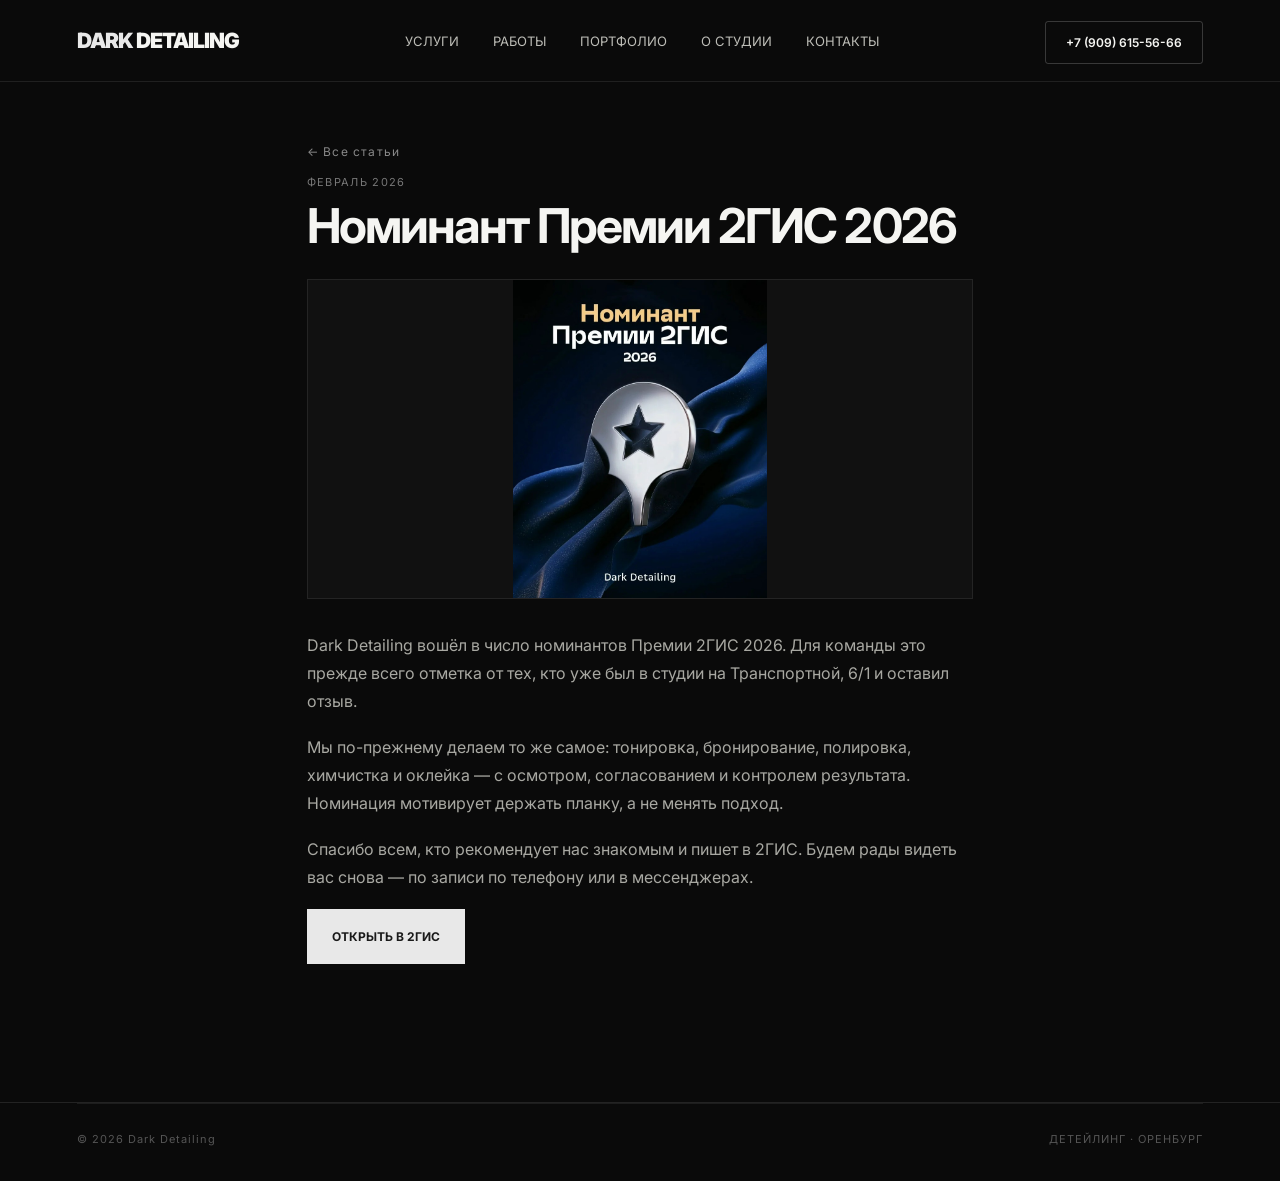
<file: dark-detail/article-nominee-2gis.html>
<!doctype html>
<html lang="ru">
<head>
<meta charset="utf-8">
<meta name="viewport" content="width=device-width,initial-scale=1">
<meta name="robots" content="noindex, nofollow">
<title>Номинант Премии 2ГИС — Dark Detailing</title>
<link rel="stylesheet" href="styles.css?v=11">
</head>
<body>
<nav class="site-nav">
  <div class="logo"><a href="index.html"><span>DARK</span> DETAILING</a></div>
  <div class="links"><a href="services.html">УСЛУГИ</a><a href="gallery.html">РАБОТЫ</a><a href="portfolio.html">ПОРТФОЛИО</a><a href="about.html">О СТУДИИ</a><a href="contact.html">КОНТАКТЫ</a></div>
  <div class="nav-actions">
    <a class="phone" href="tel:+79096155666">+7 (909) 615-56-66</a>
    <button class="nav-burger" type="button" aria-label="Открыть меню" aria-expanded="false">
      <span class="nav-burger-line"></span>
      <span class="nav-burger-line"></span>
      <span class="nav-burger-line"></span>
    </button>
  </div>
  <div class="nav-mobile-menu">
    <a href="services.html">УСЛУГИ</a>
    <a href="gallery.html">РАБОТЫ</a>
    <a href="portfolio.html">ПОРТФОЛИО</a>
    <a href="about.html">О СТУДИИ</a>
    <a href="contact.html">КОНТАКТЫ</a>
  </div>
</nav>

<article class="article-page">
  <header class="article-page-header">
    <a class="article-back" href="portfolio.html">← Все статьи</a>
    <time datetime="2026-02-01">февраль 2026</time>
    <h1>Номинант Премии 2ГИС 2026</h1>
  </header>
  <div class="article-page-cover article-page-cover--contain" style="background-image:url('img/2gis-nominee-2026.png')"></div>
  <div class="article-page-body">
    <p>Dark Detailing вошёл в число номинантов Премии 2ГИС 2026. Для команды это прежде всего отметка от тех, кто уже был в студии на Транспортной, 6/1 и оставил отзыв.</p>
    <p>Мы по-прежнему делаем то же самое: тонировка, бронирование, полировка, химчистка и оклейка — с осмотром, согласованием и контролем результата. Номинация мотивирует держать планку, а не менять подход.</p>
    <p>Спасибо всем, кто рекомендует нас знакомым и пишет в 2ГИС. Будем рады видеть вас снова — по записи по телефону или в мессенджерах.</p>
    <p><a class="button" href="https://2gis.ru/orenburg/firm/70000001081193888" target="_blank" rel="noopener noreferrer">ОТКРЫТЬ В 2ГИС</a></p>
  </div>
</article>

<footer class="site-footer site-footer--compact">
  <div class="footer-bottom">
    <span>© 2026 Dark Detailing</span>
    <span>ДЕТЕЙЛИНГ · ОРЕНБУРГ</span>
  </div>
</footer>
<script src="nav.js"></script>
</body>
</html>
</file>
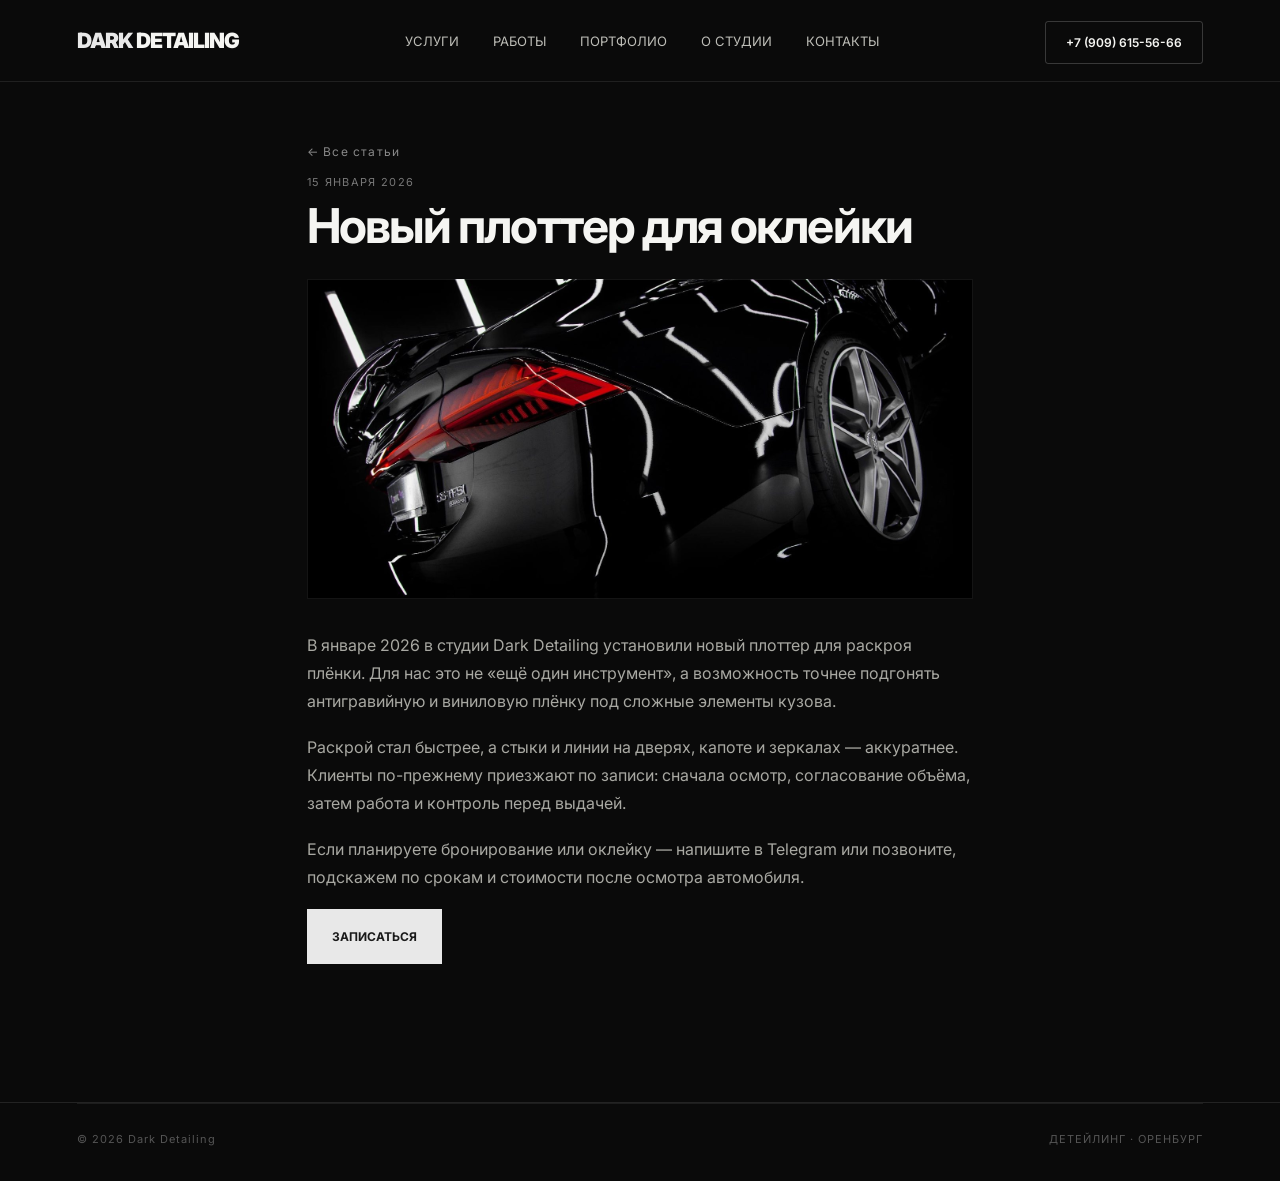
<file: dark-detail/article-plotter.html>
<!doctype html>
<html lang="ru">
<head>
<meta charset="utf-8">
<meta name="viewport" content="width=device-width,initial-scale=1">
<meta name="robots" content="noindex, nofollow">
<title>Новый плоттер для оклейки — Dark Detailing</title>
<link rel="stylesheet" href="styles.css?v=11">
</head>
<body>
<nav class="site-nav">
  <div class="logo"><a href="index.html"><span>DARK</span> DETAILING</a></div>
  <div class="links"><a href="services.html">УСЛУГИ</a><a href="gallery.html">РАБОТЫ</a><a href="portfolio.html">ПОРТФОЛИО</a><a href="about.html">О СТУДИИ</a><a href="contact.html">КОНТАКТЫ</a></div>
  <div class="nav-actions">
    <a class="phone" href="tel:+79096155666">+7 (909) 615-56-66</a>
    <button class="nav-burger" type="button" aria-label="Открыть меню" aria-expanded="false">
      <span class="nav-burger-line"></span>
      <span class="nav-burger-line"></span>
      <span class="nav-burger-line"></span>
    </button>
  </div>
  <div class="nav-mobile-menu">
    <a href="services.html">УСЛУГИ</a>
    <a href="gallery.html">РАБОТЫ</a>
    <a href="portfolio.html">ПОРТФОЛИО</a>
    <a href="about.html">О СТУДИИ</a>
    <a href="contact.html">КОНТАКТЫ</a>
  </div>
</nav>

<article class="article-page">
  <header class="article-page-header">
    <a class="article-back" href="portfolio.html">← Все статьи</a>
    <time datetime="2026-01-15">15 января 2026</time>
    <h1>Новый плоттер для оклейки</h1>
  </header>
  <div class="article-page-cover" style="background-image:url('img/works/hero.jpg?v=4')"></div>
  <div class="article-page-body">
    <p>В январе 2026 в студии Dark Detailing установили новый плоттер для раскроя плёнки. Для нас это не «ещё один инструмент», а возможность точнее подгонять антигравийную и виниловую плёнку под сложные элементы кузова.</p>
    <p>Раскрой стал быстрее, а стыки и линии на дверях, капоте и зеркалах — аккуратнее. Клиенты по-прежнему приезжают по записи: сначала осмотр, согласование объёма, затем работа и контроль перед выдачей.</p>
    <p>Если планируете бронирование или оклейку — напишите в Telegram или позвоните, подскажем по срокам и стоимости после осмотра автомобиля.</p>
    <p><a class="button" href="tel:+79096155666">ЗАПИСАТЬСЯ</a></p>
  </div>
</article>

<footer class="site-footer site-footer--compact">
  <div class="footer-bottom">
    <span>© 2026 Dark Detailing</span>
    <span>ДЕТЕЙЛИНГ · ОРЕНБУРГ</span>
  </div>
</footer>
<script src="nav.js"></script>
</body>
</html>
</file>
<file: dark-detail/styles.css>
@import url('https://fonts.googleapis.com/css2?family=Inter:wght@400;500;600;700;800;900&display=swap');

:root{
  --accent:#e8e8e8;
  --accent-soft:rgba(232,232,232,.18);
  --accent-hover:rgba(255,255,255,.92);
  --accent-ink:#1a1a1a;
}

*{box-sizing:border-box}
body{margin:0;background:#0a0a0a;color:#f5f5f2;font-family:Inter,Arial,sans-serif}
a{color:inherit;text-decoration:none}

html{scroll-behavior:smooth}

nav{height:82px;display:flex;align-items:center;justify-content:space-between;padding:0 6vw;position:absolute;width:100%;z-index:2;border-bottom:1px solid rgba(255,255,255,.09)}
.logo{font-size:21px;font-weight:900;letter-spacing:-1px}
.logo span{color:var(--accent)}
.links{display:flex;gap:34px;font-size:13px;color:#bdbdb7}
.links a{transition:color .2s}
.links a:hover{color:var(--accent)}
.phone{border:1px solid rgba(255,255,255,.19);padding:13px 20px;border-radius:3px;font-size:12px;font-weight:600;white-space:nowrap;transition:border-color .2s,color .2s}
.phone:hover{border-color:var(--accent-soft);color:var(--accent)}

.hero{min-height:760px;padding:82px 6vw 70px;display:flex;align-items:flex-end;position:relative;overflow:hidden;background:radial-gradient(circle at 72% 42%,#343434 0,#171717 22%,#0a0a0a 55%)}
.hero:after{content:"";position:absolute;inset:0;background:linear-gradient(90deg,#0a0a0a 0%,transparent 55%,#0a0a0a 100%);pointer-events:none}
.heroimg{position:absolute;right:0;top:82px;width:65%;height:678px;background:url('img/works/hero.jpg') center/cover no-repeat;clip-path:polygon(14% 0,100% 0,100% 100%,0 100%);opacity:.935}
.heroimg:before{content:"";position:absolute;inset:0;background:linear-gradient(90deg,#0a0a0a 0%,rgba(10,10,10,.28) 40%,transparent 70%)}
.hero-content{position:relative;z-index:1;max-width:720px}
.eyebrow{font-size:11px;letter-spacing:3px;color:var(--accent);opacity:.88;margin-bottom:25px}
.hero h1{font-size:clamp(58px,8vw,116px);line-height:.87;letter-spacing:-.075em;margin:0 0 34px;font-weight:800;min-height:calc(3 * .87em)}
.hero h1::after{content:"";display:block;height:.87em}
.hero h1 .accent{color:var(--accent)}
.hero p{max-width:470px;color:#aaa9a3;line-height:1.65;font-size:15px}
.actions{display:flex;gap:12px;margin-top:32px;flex-wrap:wrap}
.button{background:var(--accent);color:var(--accent-ink);padding:17px 25px;font-weight:700;font-size:12px;display:inline-block;border:0;cursor:pointer;transition:background .2s}
.button:hover{background:var(--accent-hover)}
.button.dark{background:rgba(255,255,255,.04);color:#eee;border:1px solid rgba(255,255,255,.13);transition:background .2s,border-color .2s,color .2s}
.button.dark:hover{border-color:var(--accent-soft);color:var(--accent);background:rgba(219,223,253,.06)}

.stats{display:grid;grid-template-columns:repeat(4,1fr);border-top:1px solid rgba(255,255,255,.09);border-bottom:1px solid rgba(255,255,255,.09);margin:0 6vw}
.stat{padding:27px 20px 27px 0;border-right:1px solid rgba(255,255,255,.09)}
.stat:last-child{border:0}
.stat b{font-size:27px;color:var(--accent)}
.stat span{display:block;color:#777;font-size:11px;margin-top:6px}

.section{padding:120px 6vw}
.section-head{display:flex;justify-content:space-between;gap:30px;margin-bottom:55px}
.kicker{font-size:11px;letter-spacing:2px;color:var(--accent)}
.section h2{font-size:clamp(38px,5vw,70px);line-height:.95;letter-spacing:-.06em;margin:12px 0 0}
.section h2 .accent,.subpage-hero h1 .accent,.contact-box h2 .accent,.process h2 .accent{color:var(--accent)}
.accent{color:var(--accent)}
.intro{max-width:380px;color:#8f8f89;line-height:1.7;font-size:14px}

.cards{display:grid;grid-template-columns:repeat(3,1fr);gap:14px}
.card{
  min-height:390px;border:1px solid rgba(255,255,255,.08);
  display:flex;flex-direction:column;justify-content:flex-end;
  background:#0e0e0e;overflow:hidden;position:relative;
}
.card-media{position:absolute;inset:0}
.card-media-link{position:absolute;inset:0;z-index:2;display:block}
.card-media img{width:100%;height:100%;object-fit:cover;transition:transform .7s}
.card:hover .card-media img{transform:scale(1.04)}
.card-media:after{
  content:"";position:absolute;inset:0;
  background:linear-gradient(to top,rgba(10,10,10,.96) 0%,rgba(10,10,10,.62) 42%,rgba(10,10,10,.18) 100%);
}
.card-body{
  position:relative;z-index:1;padding:28px;
  display:flex;flex-direction:column;justify-content:flex-end;
  min-height:390px;
}
.num{color:var(--accent);font-size:11px;margin-bottom:auto;opacity:.9}
.card h3{font-size:25px;margin:0 0 10px;letter-spacing:-.04em}
.card p{color:#85857f;font-size:13px;line-height:1.55;margin:0}

.process{background:#e8e8e2;color:#111;padding:110px 6vw}
.process .kicker{color:#5a5a8a}
.process h2{font-size:clamp(38px,5vw,70px);line-height:.95;letter-spacing:-.06em;margin:12px 0 0}
.process h2 .accent{color:#6a6aad}
.steps{display:grid;grid-template-columns:repeat(4,1fr);gap:1px;background:#c9c9c3;margin-top:55px}
.step{background:#e8e8e2;padding:25px 22px 35px;min-height:190px}
.step b{font-size:12px;color:#6a6aad}
.step h3{font-size:20px;letter-spacing:-.04em}
.step p{color:#666;font-size:12px;line-height:1.55}

.ba-grid{display:grid;grid-template-columns:1fr 1fr;gap:12px;margin-top:70px}
.ba-item{margin:0}
.ba-item figcaption{margin-top:14px;font-size:11px;letter-spacing:2px;color:var(--accent);text-transform:uppercase}
.ba-slider{
  position:relative;aspect-ratio:4/3;overflow:hidden;cursor:ew-resize;user-select:none;touch-action:none;
  border:1px solid rgba(255,255,255,.08);background:#101010;
}
.ba-slider img{position:absolute;inset:0;width:100%;height:100%;object-fit:cover;display:block;pointer-events:none}
.ba-before-wrap{position:absolute;inset:0 auto 0 0;width:50%;overflow:hidden;z-index:2;border-right:1px solid rgba(255,255,255,.35)}
.ba-before{position:absolute;left:0;top:0;max-width:none;height:100%;object-fit:cover}
.ba-handle{
  position:absolute;top:0;bottom:0;left:50%;width:2px;transform:translateX(-50%);
  background:rgba(255,255,255,.85);z-index:3;pointer-events:none;
}
.ba-handle span{
  position:absolute;top:50%;left:50%;transform:translate(-50%,-50%);
  width:38px;height:38px;border-radius:50%;background:var(--accent);color:var(--accent-ink);
  box-shadow:0 0 0 4px rgba(10,10,10,.45);
}
.ba-handle span:before,.ba-handle span:after{
  content:"";position:absolute;top:50%;width:0;height:0;margin-top:-5px;border:5px solid transparent;
}
.ba-handle span:before{right:55%;border-right-color:var(--accent-ink)}
.ba-handle span:after{left:55%;border-left-color:var(--accent-ink)}

.photo-strip{display:grid;grid-template-columns:1.35fr .8fr .8fr;gap:12px;margin-top:70px}
.photo-strip a.photo{display:block;text-decoration:none;color:inherit}
.photo{min-height:430px;background-size:cover;background-position:center;position:relative;overflow:hidden}
.photo.photo-pos-polish{background-position:center 36%}
.photo.photo-pos-ceramic{background-position:center 40%}
.photo:after{content:"";position:absolute;inset:0;background:linear-gradient(180deg,transparent 45%,rgba(0,0,0,.7))}
.photo .tag{position:absolute;left:22px;bottom:20px;z-index:1;font-size:10px;letter-spacing:2px;color:var(--accent)}
.photo.big{min-height:540px}
.photo.big.photo-pos-polish{background-position:center 38%}

.quote{margin-top:80px;padding:55px 0;border-top:1px solid rgba(255,255,255,.08);border-bottom:1px solid rgba(255,255,255,.08);font-size:clamp(28px,4vw,58px);line-height:1.05;letter-spacing:-.05em;max-width:1000px}
.quote span{color:var(--accent)}
.quote + .photo-strip{margin-top:48px}

.brand-story{padding:120px 6vw;border-top:1px solid rgba(255,255,255,.08)}
.brand-story-inner{max-width:1180px;margin:0 auto;display:flex;flex-direction:column;gap:28px}
.award-panel{
  display:grid;grid-template-columns:minmax(240px,360px) 1fr;gap:40px;align-items:center;
  padding:40px;border:1px solid rgba(255,255,255,.08);background:linear-gradient(135deg,#12121a 0%,#0a0a0a 60%);
}
.award-panel-visual{border-radius:8px;overflow:hidden;border:1px solid rgba(255,255,255,.08);background:#0d0d12}
.award-panel-visual img{display:block;width:100%;height:auto}
.award-panel-copy .kicker{color:var(--accent)}
.award-panel-copy h2{font-size:clamp(30px,3.8vw,48px);line-height:1;letter-spacing:-.05em;margin:12px 0 16px;font-weight:800}
.award-panel-copy h2 .accent{color:var(--accent)}
.award-panel-copy p{color:#8f8f89;font-size:14px;line-height:1.7;margin:0;max-width:520px}

.founder-panel{
  display:grid;grid-template-columns:minmax(0,1.05fr) minmax(0,.95fr);gap:56px;align-items:start;
  padding:48px;border:1px solid rgba(255,255,255,.08);background:#0e0e0e;
}
.founder-copy .kicker{color:var(--accent)}
.founder-copy h2{font-size:clamp(34px,4.5vw,56px);line-height:1;letter-spacing:-.05em;margin:12px 0 0;font-weight:800}
.founder-copy h2 .accent{color:var(--accent)}
.founder-lead{color:#b8b8b2;font-size:16px;line-height:1.65;margin:18px 0 28px;max-width:620px}
.founder-story p{color:#8f8f89;font-size:15px;line-height:1.78;margin:0 0 1.15em}
.founder-story p:last-child{margin-bottom:0}
.founder-visual{position:relative;min-height:480px;border:1px solid rgba(0,0,0,.08);overflow:hidden;background:#ecece8}
.founder-visual-placeholder{
  display:flex;align-items:center;justify-content:center;
  min-height:480px;width:100%;
  background:linear-gradient(180deg,#f6f6f2 0%,#e8e8e2 100%);
  color:rgba(17,17,17,.14);
}
.founder-visual-placeholder svg{width:128px;height:128px}
.founder-visual-caption{
  position:absolute;left:24px;right:24px;bottom:22px;z-index:1;
  font-size:11px;letter-spacing:2px;color:#6a6a64;
}

.price-grid{display:grid;grid-template-columns:repeat(3,1fr);gap:1px;background:#252525;margin-top:55px}
.price{background:#101010;padding:30px;min-height:280px}
.price .top{display:flex;justify-content:space-between;color:var(--accent);font-size:11px;opacity:.75}
.price h3{font-size:24px;margin:42px 0 12px;letter-spacing:-.04em}
.price strong{font-size:28px;color:var(--accent)}
.price p{color:#777;font-size:12px;line-height:1.6}

.gallery{display:grid;grid-template-columns:1.1fr .9fr .9fr;grid-auto-rows:260px;gap:12px;margin-top:50px}
.gallery .g{background-size:cover;background-position:center;position:relative}
.gallery .wide{grid-column:span 2}
.gallery .tall{grid-row:span 2}
.gallery--portfolio{
  grid-template-columns:repeat(auto-fill,minmax(min(100%,280px),1fr));
  grid-auto-rows:auto;
  align-items:start;
}
.gallery--portfolio .g{background:#0e0e0e;border:1px solid rgba(255,255,255,.07)}
.gallery--portfolio .g--media{display:block;cursor:zoom-in;text-decoration:none;color:inherit;transition:border-color .2s,box-shadow .2s}
.gallery--portfolio .g--media:hover{border-color:rgba(255,255,255,.18);box-shadow:0 8px 32px rgba(0,0,0,.45)}
.gallery--portfolio .g--media{position:relative}
.gallery--portfolio .g--media img{width:100%;height:auto;display:block;vertical-align:middle}
.gallery--portfolio .wide,.gallery--portfolio .tall{grid-column:auto;grid-row:auto}
.work-block .gallery--portfolio{margin-top:36px}

.reviews{display:grid;grid-template-columns:repeat(3,1fr);gap:12px;margin-top:50px}
.review{border:1px solid rgba(255,255,255,.08);padding:30px;min-height:220px;background:#101010}
.review .stars{letter-spacing:4px;font-size:10px;color:var(--accent)}
.review p{font-size:15px;line-height:1.55;color:#b0b0aa}
.review small{color:#666}

.faq{max-width:900px;margin-top:45px}
.faq details{border-top:1px solid rgba(255,255,255,.09);padding:22px 0}
.faq details:last-child{border-bottom:1px solid rgba(255,255,255,.09)}
.faq summary{cursor:pointer;font-size:16px;font-weight:600;transition:color .2s}
.faq summary:hover{color:inherit}
.process .faq details{border-top:1px solid rgba(0,0,0,.12);padding:22px 0}
.process .faq details:last-child{border-bottom:1px solid rgba(0,0,0,.12)}
.process .faq summary{color:#111}
.process .faq summary:hover,.process .faq details[open] summary{color:#111}
.process .faq p{color:#555;line-height:1.7;max-width:700px}
.faq p{color:#666;line-height:1.7;max-width:700px}

.contact-box{display:grid;grid-template-columns:1fr 1fr;gap:1px;background:#292929;margin-top:50px}
.contact-box>*{background:#111;padding:35px}
.contact-box h2{font-size:clamp(38px,5vw,60px);line-height:.95;letter-spacing:-.06em;margin:12px 0 0}
.contact-box p{color:#777;line-height:1.7}
.contact-info{margin-top:30px;font-size:15px;line-height:2}
.contact-info a{color:#eee;font-weight:600;transition:color .2s}
.contact-info a:hover{color:var(--accent)}
.contact-form input,.contact-form textarea,.contact-form select{width:100%;background:#181818;border:1px solid rgba(255,255,255,.08);color:#eee;padding:16px;margin-bottom:10px;font:inherit;transition:border-color .2s}
.contact-form input:focus,.contact-form textarea:focus,.contact-form select:focus{outline:none;border-color:var(--accent-soft)}
.contact-form textarea{min-height:130px;resize:vertical}
.contact-form h3{font-size:28px;margin:12px 0 25px;letter-spacing:-.04em}
.contact-note{color:#777;line-height:1.7;margin-top:24px;font-size:14px;max-width:380px}
.site-bottom{
  position:relative;
  overflow:hidden;
  background:#080808;
}
.address-map{
  position:relative;
  background:transparent;
  overflow:hidden;
  border-top:1px solid rgba(255,255,255,.09);
}
.address-map:before{
  content:"";
  position:absolute;
  right:-8%;
  top:-25%;
  width:560px;
  height:560px;
  border-radius:50%;
  background:rgba(255,255,255,.05);
  filter:blur(90px);
  pointer-events:none;
  z-index:0;
}
.address-map:after{
  content:"";
  position:absolute;
  inset:0;
  background:radial-gradient(ellipse 110% 75% at 18% 0%,#30302d 0%,#141414 42%,#080808 72%);
  pointer-events:none;
  z-index:0;
}

.site-footer{
  padding:0 6vw 35px;
  background:transparent;
  position:relative;
  overflow:hidden;
  border-top:1px solid rgba(255,255,255,.1);
}
.footer-grid{
  display:grid;
  grid-template-columns:1fr 1.35fr;
  gap:50px;
  padding:70px 0 55px;
  position:relative;
  z-index:1;
}
.footer-col--brand-hours{
  display:flex;
  flex-direction:column;
  justify-content:flex-end;
  gap:32px;
}
.footer-phones-block{display:flex;flex-direction:column;gap:14px}
.footer-phones-block b{font-size:11px;letter-spacing:2px;color:var(--accent);opacity:.72;margin-bottom:4px}
.footer-brand-divider{height:1px;background:rgba(255,255,255,.1);margin:4px 0}
.footer-brand-block{display:flex;flex-direction:column;gap:18px}
.footer-hours-block{display:flex;flex-direction:column;gap:14px}
.footer-hours-block b{font-size:11px;letter-spacing:2px;color:var(--accent);opacity:.72;margin-bottom:4px}
.footer-hours-block span{font-size:13px;color:#888;line-height:1.5}
.footer-logo{font-size:28px;font-weight:900;letter-spacing:-1px;color:#f5f5f2;line-height:1}
.footer-col .footer-logo span,.footer-logo span{color:var(--accent);font-size:inherit;font-weight:inherit;letter-spacing:inherit;line-height:inherit}
.footer-tagline{color:#777;font-size:13px;line-height:1.7;margin:18px 0 22px;max-width:320px}
.footer-social{display:flex;gap:10px;flex-wrap:wrap}
.footer-social a{
  font-size:11px;
  letter-spacing:1px;
  padding:10px 14px;
  border:1px solid rgba(255,255,255,.12);
  color:#aaa;
  transition:color .2s,border-color .2s;
}
.footer-social a:hover{color:var(--accent);border-color:var(--accent-soft)}
.footer-col{display:flex;flex-direction:column;gap:14px}
.footer-col b{font-size:11px;letter-spacing:2px;color:var(--accent);opacity:.72;margin-bottom:4px}
.footer-col a,.footer-col span{font-size:13px;color:#888;line-height:1.5}
.footer-col a:hover{color:var(--accent)}
.footer-col .footer-phone-inline{font-size:18px;font-weight:700;color:#f5f5f2;letter-spacing:-.02em;transition:color .2s}
.footer-col .footer-phone-inline:hover{color:var(--accent)}
.footer-bottom{
  display:flex;
  justify-content:space-between;
  align-items:center;
  gap:20px;
  padding-top:28px;
  border-top:1px solid rgba(255,255,255,.08);
  font-size:11px;
  color:#555;
  letter-spacing:1px;
  position:relative;
  z-index:1;
}

.subpage-hero{padding:180px 6vw 90px;min-height:520px;background:radial-gradient(circle at 75% 50%,#30302d,transparent 35%),#0a0a0a}
.subpage-hero .kicker{color:var(--accent)}
.subpage-hero h1{font-size:clamp(58px,8vw,110px);line-height:.88;letter-spacing:-.07em;margin:15px 0 0;color:#f5f5f2}
.subpage-hero h1 .accent{color:var(--accent)}
.subpage-hero p{max-width:550px;color:#888;line-height:1.7;margin-top:20px}

.service-list{margin-top:55px;border-top:1px solid rgba(255,255,255,.08)}
.service-row{display:grid;grid-template-columns:80px 1fr 130px minmax(120px,auto);gap:20px;padding:30px 0;border-bottom:1px solid rgba(255,255,255,.08);align-items:start}
.service-row .idx{color:var(--accent);font-size:11px;opacity:.75}
.service-row h3{margin:0;font-size:25px}
.service-row p{margin:7px 0 0;color:#777;font-size:12px;line-height:1.5}
.service-row .cost{text-align:right;font-size:18px;color:var(--accent)}
.service-row-actions{display:flex;justify-content:flex-end;align-items:flex-start;padding-top:4px}
.service-msg-btn{font-size:11px;padding:14px 18px;white-space:nowrap}
.service-book-wrap{align-items:flex-end}
.work-block{scroll-margin-top:110px}
.work-block .section-head{align-items:flex-start}
.work-block .section-head>div{max-width:900px}
.work-block .section-head h2{font-size:clamp(22px,3vw,34px);line-height:1.1}
.work-block .service-desc{margin-top:18px;max-width:720px}
.work-block .service-desc p{margin:0 0 12px;color:#8f8f89;font-size:14px;line-height:1.65}
.work-block .service-desc p.service-lead{color:#c8c8c2;font-size:15px;line-height:1.55;margin-bottom:14px}
.work-block .service-desc p:last-child{margin-bottom:0}
.article-grid{display:grid;grid-template-columns:repeat(2,minmax(0,1fr));gap:24px;margin-top:40px}
.article-card{display:flex;flex-direction:column;border:1px solid rgba(255,255,255,.08);background:#0e0e0e;text-decoration:none;color:inherit;transition:border-color .2s,transform .2s}
.article-card:hover{border-color:rgba(219,223,253,.35);transform:translateY(-2px)}
.article-card-media{min-height:220px;background-size:cover;background-position:center}
.article-card-body{padding:24px 22px 28px}
.article-card-date{display:block;font-size:11px;letter-spacing:.12em;text-transform:uppercase;color:#777;margin-bottom:10px}
.article-card h2{margin:0 0 12px;font-size:22px;line-height:1.2}
.article-card p{margin:0;color:#888;font-size:14px;line-height:1.6}
.article-card-more{display:inline-block;margin-top:16px;font-size:11px;letter-spacing:.14em;color:var(--accent)}
.article-page{max-width:820px;margin:0 auto;padding:140px 6vw 80px}
.article-page-header{margin-bottom:28px}
.article-back{display:inline-block;margin-bottom:16px;font-size:12px;letter-spacing:.1em;color:#888;text-decoration:none}
.article-back:hover{color:var(--accent)}
.article-page-header time{display:block;font-size:11px;letter-spacing:.12em;text-transform:uppercase;color:#777;margin-bottom:12px}
.article-page-header h1{margin:0;font-size:clamp(32px,5vw,48px);line-height:1.05;letter-spacing:-.04em}
.article-page-cover{min-height:320px;margin-bottom:32px;background-size:cover;background-position:center;border:1px solid rgba(255,255,255,.08)}
.article-page-cover--contain{background-size:contain;background-repeat:no-repeat;background-color:#111;background-position:center}
.article-page-body{color:#a8a8a2;font-size:16px;line-height:1.75}
.article-page-body p{margin:0 0 18px}
.site-footer--compact{margin-top:40px}
.book-wrap{position:relative;display:inline-flex;flex-direction:column;align-items:stretch}
.book-pick{
  position:absolute;right:0;top:calc(100% + 8px);z-index:40;
  display:flex;flex-direction:column;gap:8px;
  min-width:200px;width:max-content;
  padding:14px;border:1px solid rgba(255,255,255,.12);background:#121212;
  box-shadow:0 12px 40px rgba(0,0,0,.45);
}
.book-pick[hidden]{display:none!important}
.book-pick-label{font-size:11px;letter-spacing:.12em;text-transform:uppercase;color:#8d8d87}
.book-pick a{
  display:inline-flex;align-items:center;justify-content:center;
  padding:12px 16px;border:1px solid rgba(255,255,255,.2);
  background:rgba(255,255,255,.04);color:#f5f5f2;
  font-size:12px;letter-spacing:.08em;text-decoration:none;text-transform:uppercase;
}
.book-pick a:hover{border-color:var(--accent);color:var(--accent)}

.address-map-bg{display:none}
.address-map-inner{padding:120px 6vw 96px;position:relative;z-index:1}
.address-map-grid{display:flex;flex-direction:column;gap:0;align-items:stretch}
.address-map-intro{max-width:480px;position:relative;z-index:1}
.address-map-visual{position:relative;width:100%;max-width:720px;margin:0 0 36px;z-index:1}
.address-map-details-wrap{max-width:480px;position:relative;z-index:1}
.address-map-kicker{display:flex;align-items:center;gap:12px;margin-bottom:12px}
.address-map-line{width:40px;height:1px;background:var(--accent);flex-shrink:0}
.address-map-kicker .kicker{color:var(--accent);margin:0}
.address-map-title{
  font-size:clamp(38px,5vw,70px);font-weight:800;line-height:.95;color:#fff;
  margin:0 0 28px;letter-spacing:-.06em;text-transform:uppercase;
}
.address-map-title span{color:var(--accent)}
.address-map-text{color:#8f8f89;font-size:14px;line-height:1.7;margin:0 0 44px;max-width:380px}
.address-map-divider{height:1px;background:rgba(255,255,255,.08);margin:0 0 32px}
.address-map-details{display:flex;flex-direction:column;gap:28px;margin-bottom:28px;padding-top:0;border-top:none}
.address-map-detail-label{font-size:11px;letter-spacing:2px;color:var(--accent);opacity:.72;display:block;margin-bottom:10px}
.address-map-brand{font-size:21px;font-weight:900;color:#fff;margin:0 0 8px;letter-spacing:-1px}
.address-map-brand span{color:var(--accent)}
.address-map-muted{color:#85857f;font-size:13px;line-height:1.55;margin:0}
.address-map-muted-sm{color:#777;font-size:11px;margin:6px 0 0;line-height:1.5}
.address-map-phone{font-size:21px;font-weight:800;color:#fff;letter-spacing:-.02em;transition:color .2s}
.address-map-phone:hover{color:var(--accent)}
.address-map-btn{
  display:inline-flex;align-items:center;justify-content:center;
  padding:17px 25px;background:var(--accent);color:var(--accent-ink);
  border-radius:3px;font-size:12px;font-weight:700;align-self:flex-start;
  transition:background .2s,transform .2s;
}
.address-map-btn:hover{background:var(--accent-hover);transform:none}
.address-map-frame{
  display:block;
  position:relative;width:100%;aspect-ratio:1/1;min-height:0;border-radius:12px;overflow:hidden;
  border:1px solid rgba(255,255,255,.1);background:#111;
  cursor:pointer;text-decoration:none;color:inherit;
}
.address-map-frame img{width:100%;height:100%;object-fit:cover;object-position:center;transition:transform .7s;display:block}
.address-map-frame:hover img{transform:scale(1.02)}
.address-map-pin-label{
  position:absolute;left:50%;top:50%;
  transform:translate(-50%, calc(-100% - 22px));
  pointer-events:none;z-index:2;
}
.address-map-pin-label-text{
  position:relative;display:inline-block;
  padding:3px 6px 2px;
  background:rgba(26,26,26,.94);
  border:1px solid var(--accent-soft);
  border-radius:4px;
  font-size:7px;font-weight:800;letter-spacing:-.15px;
  color:#fff;white-space:nowrap;
  box-shadow:0 4px 14px rgba(0,0,0,.35);
}
.address-map-pin-label-text span{color:var(--accent)}
.address-map-pin-label-text::after{
  content:'';position:absolute;left:50%;bottom:-4px;
  transform:translateX(-50%);
  border:4px solid transparent;border-top-color:rgba(26,26,26,.94);
}
.address-map-decor{
  position:absolute;inset:12px -12px -12px 12px;
  border:1px solid var(--accent-soft);border-radius:12px;transform:rotate(1.5deg);z-index:-1;
}

.footer-desktop-only{display:none}
.footer-mobile-only{display:grid}

.address-map-img--desktop{display:none}
.address-map-img--mobile{display:block}

.photo-strip{display:grid}
.gallery{display:grid}

@media(min-width:801px){
  .footer-desktop-only{
    display:grid;
    grid-template-columns:1.35fr 1fr 1fr;
    gap:50px;
    padding:70px 0 55px;
  }
  .footer-mobile-only{display:none}

  .process .kicker{color:#777}
  .process h2 .accent{color:#111}
  .step b{color:#111}

  .services-process .steps-track{margin-top:55px;overflow:visible}
  .services-process .steps{min-width:0;width:100%;margin-top:0}

  .address-map-bg{
    display:block;
    position:absolute;
    inset:0;
    pointer-events:none;
    overflow:hidden;
    z-index:0;
  }
  .address-map-glow{
    position:absolute;
    border-radius:50%;
    filter:blur(64px);
    background:rgba(219,223,253,.05);
  }
  .address-map-glow--tr{top:0;right:0;width:384px;height:384px}
  .address-map-glow--bl{bottom:0;left:0;width:320px;height:320px}
  .address-map-inner{padding:120px 6vw}
  .address-map-grid{
    display:grid;
    grid-template-columns:minmax(260px,.62fr) minmax(0,1.28fr);
    column-gap:72px;
    row-gap:0;
    align-items:start;
  }
  .address-map-intro{
    grid-column:1;
    grid-row:1;
    max-width:420px;
  }
  .address-map-details-wrap{
    grid-column:1;
    grid-row:2;
    max-width:420px;
    margin-top:0;
  }
  .address-map-visual{
    grid-column:2;
    grid-row:1/span 2;
    width:100%;
    max-width:92%;
    margin:0 0 0 auto;
    min-height:0;
    align-self:center;
  }
  .address-map-frame{
    aspect-ratio:880/450;
    min-height:0;
    height:auto;
    width:100%;
  }
  .address-map-frame img{object-fit:cover;object-position:center}
  .address-map-decor{display:block}
  .address-map-text{margin-bottom:28px}
  .address-map-divider{margin:0 0 28px}
  .address-map-details{margin-top:0;margin-bottom:24px;gap:24px}
  .address-map-img--desktop{display:block}
  .address-map-img--mobile{display:none}
  .address-map-pin-label{
    left:50%;
    top:50%;
    transform:translate(-50%,calc(-100% - 32px));
  }
  .address-map-pin-label-text{
    font-size:8px;
    padding:4px 7px 3px;
  }
  .footer-desktop-only .footer-col--brand-hours{
    display:flex;
    flex-direction:column;
    justify-content:flex-start;
    gap:36px;
  }
}

/* Mobile nav — desktop unchanged */
.nav-burger{display:none}
.nav-mobile-menu{display:none}

@media(max-width:800px){
  .site-nav{
    position:absolute;height:auto;min-height:72px;padding:14px 5vw;
    flex-wrap:wrap;align-items:center;
  }
  .nav-actions{display:flex;align-items:center;gap:10px;margin-left:auto}
  .nav-burger{
    display:flex;flex-direction:column;justify-content:center;gap:5px;
    width:44px;height:44px;padding:0 10px;
    background:transparent;border:1px solid rgba(255,255,255,.19);
    border-radius:3px;cursor:pointer;flex-shrink:0;
  }
  .nav-burger-line{display:block;width:100%;height:2px;background:#f5f5f2;border-radius:1px;transition:transform .2s,opacity .2s}
  .nav-burger[aria-expanded="true"] .nav-burger-line:nth-child(1){transform:translateY(7px) rotate(45deg)}
  .nav-burger[aria-expanded="true"] .nav-burger-line:nth-child(2){opacity:0}
  .nav-burger[aria-expanded="true"] .nav-burger-line:nth-child(3){transform:translateY(-7px) rotate(-45deg)}
  .nav-mobile-menu{
    display:flex;flex-direction:column;gap:0;
    position:absolute;left:0;right:0;top:100%;
    width:100%;z-index:5;
    background:#0a0a0a;
    padding:0 5vw;
    max-height:0;overflow:hidden;opacity:0;
    border-top:1px solid transparent;
    transition:max-height .3s ease,opacity .25s ease,border-color .25s ease,padding .25s ease;
  }
  .nav-mobile-menu.is-open{
    max-height:320px;opacity:1;padding:8px 5vw 12px;
    border-top-color:rgba(255,255,255,.09);
  }
  .nav-mobile-menu a{
    padding:14px 0;font-size:13px;letter-spacing:1px;
    color:#bdbdb7;border-bottom:1px solid rgba(255,255,255,.06);
  }
  .nav-mobile-menu a:last-child{border-bottom:0;color:var(--accent)}
  body.nav-open{overflow:hidden}

  .logo{font-size:18px}
  .links{display:none}
  .phone{font-size:11px;padding:10px 14px}
  .hero{
    align-items:flex-start;justify-content:flex-start;
    padding:96px 5vw 48px;min-height:auto;
  }
  .heroimg{width:100%;opacity:.45;top:72px;height:calc(100% - 72px)}
  .hero-content{margin-top:0}
  .hero h1{font-size:clamp(40px,11vw,65px);margin-bottom:24px}
  .hero p{font-size:14px}
  .actions{flex-direction:column;width:100%}
  .actions .button,.actions .button.dark{width:100%;text-align:center;box-sizing:border-box}
  .stats{margin:0 5vw;grid-template-columns:1fr 1fr}
  .stat{padding:20px 14px 20px 0}
  .stat b{font-size:22px}
  .section{padding:72px 5vw}
  .section-head{display:block;margin-bottom:36px}
  .intro{margin-top:20px;max-width:none}
  .cards{grid-template-columns:1fr}
  .card{min-height:260px}
  .card-body{min-height:260px}
  .process{padding:72px 5vw;overflow-x:hidden;max-width:100%}
  .process .kicker{color:#777}
  .process h2{font-size:clamp(32px,9vw,52px)}
  .process h2 .accent{color:#111}
  .step b{color:#111}
  .steps{width:100%;max-width:100%;grid-template-columns:1fr;margin-top:36px}
  .step{min-height:auto;padding:22px 18px 28px}
  .services-process .steps-track{margin-top:0;overflow:visible}
  .services-process .steps{margin-top:36px;min-width:0}
  .brand-story{padding:72px 5vw}
  .award-panel{grid-template-columns:1fr;padding:28px 22px;gap:24px}
  .founder-panel{grid-template-columns:1fr;padding:28px 22px;gap:32px}
  .founder-visual,.founder-visual-placeholder{min-height:320px}
  .ba-grid,.photo-strip,.price-grid,.reviews,.contact-box{grid-template-columns:1fr}
  .ba-grid{margin-top:40px}
  .photo-strip{margin-top:40px}
  .photo.big{min-height:340px}
  .photo{min-height:260px}
  .quote{margin-top:48px;padding:36px 0;font-size:clamp(22px,6vw,34px)}
  .gallery:not(.gallery--portfolio){grid-template-columns:1fr;grid-auto-rows:220px}
  .gallery:not(.gallery--portfolio) .wide{grid-column:span 1}
  .gallery:not(.gallery--portfolio) .tall{grid-row:span 1}
  .gallery--portfolio{grid-template-columns:1fr}
  .subpage-hero{padding:130px 5vw 64px;min-height:auto}
  .subpage-hero h1{font-size:clamp(40px,10vw,72px)}
  .service-list{margin-top:36px}
  .service-row{grid-template-columns:40px 1fr;gap:12px 16px;padding:24px 0}
  .service-row .cost{grid-column:2;text-align:left}
  .service-row .cost{margin-top:8px;font-size:16px}
  .service-row-actions{grid-column:2;justify-content:flex-start;margin-top:8px}
  .article-grid{grid-template-columns:1fr}
  .footer-grid{grid-template-columns:1fr;gap:28px;padding:56px 0 36px}
  .footer-col--brand-hours{gap:24px}
  .footer-logo{font-size:24px}
  .footer-bottom{flex-direction:column;align-items:flex-start;gap:8px}
  .site-footer{padding:0 5vw 28px}
  .address-map-inner{padding:72px 5vw 64px}
  .address-map-intro{max-width:none}
  .address-map-text{margin-bottom:28px}
  .address-map-divider{margin-bottom:24px}
  .address-map-visual{max-width:100%}
  .address-map-details-wrap{max-width:none}
  .address-map-decor{display:none}
  .address-map-title{margin-bottom:20px}
  .address-map-details{gap:22px;margin-bottom:24px}
  .address-map-btn{width:100%;align-self:stretch}
  .address-map-pin-label{transform:translate(-50%,calc(-100% - 18px))}
  .address-map-pin-label-text{font-size:7px;padding:3px 6px 2px;white-space:nowrap}
}

@media(max-width:480px){
  .logo{font-size:16px}
  .phone{font-size:10px;padding:8px 10px;letter-spacing:-.02em}
  .stats{grid-template-columns:1fr}
  .stat{border-right:0;border-bottom:1px solid rgba(255,255,255,.09);padding:16px 0}
  .stat:last-child{border-bottom:0}
  .footer-grid{grid-template-columns:1fr;gap:24px}
  .footer-col--brand-hours{gap:24px}
  .address-map-phone{font-size:18px}
  .address-map-brand{font-size:19px}
}
</file>
